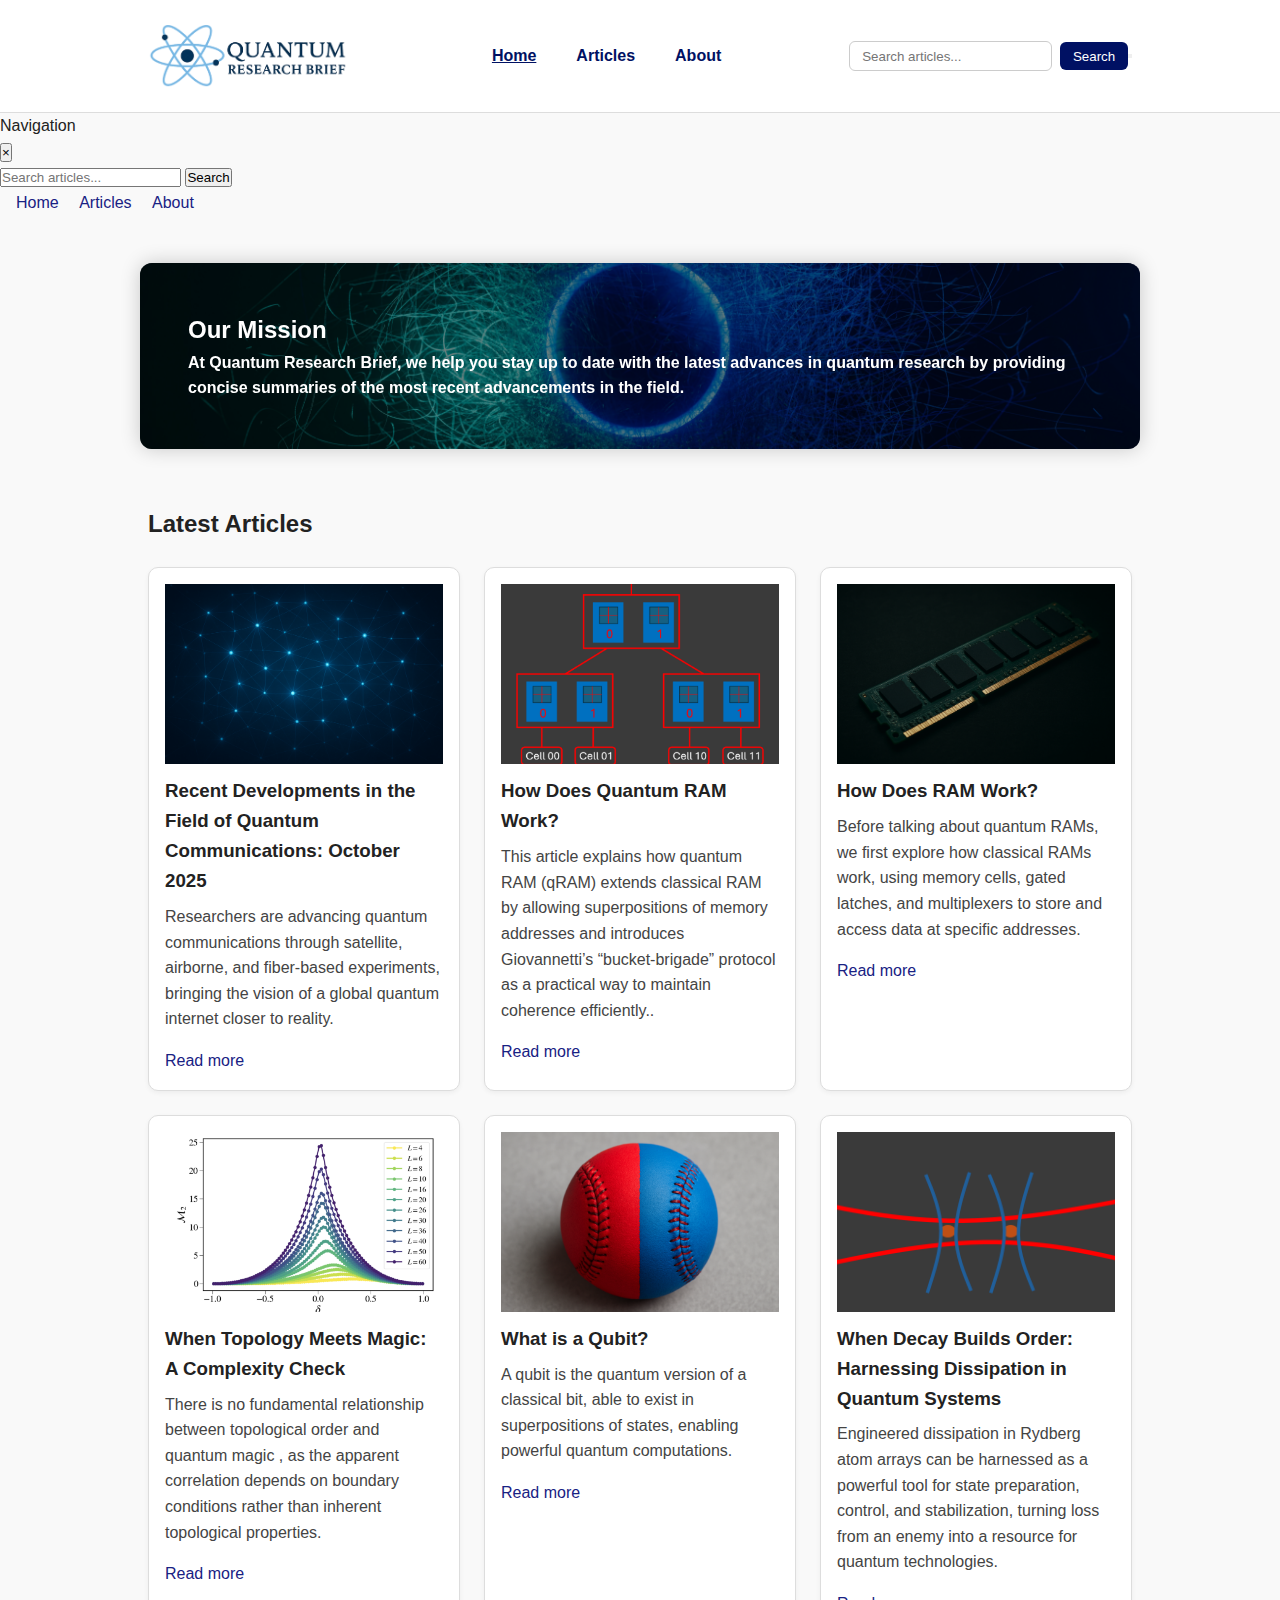
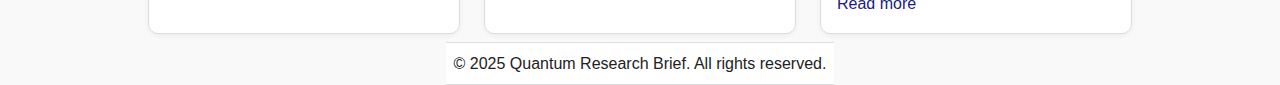
<file: index.html>
<!DOCTYPE html>
<html lang="en">
<head>
  <meta charset="UTF-8" />
  <meta name="viewport" content="width=device-width, initial-scale=1.0" />
  <title>Quantum Research Brief</title>
  <link rel="stylesheet" href="css/styles.css" />
  <link rel="icon" type="image/png" href="/data/img/favicon.png">
  <script async src="https://www.googletagmanager.com/gtag/js?id=G-ZZRLG6DH5Z"></script>
  <script>
    window.dataLayer = window.dataLayer || [];
    function gtag(){dataLayer.push(arguments);}
    gtag('js', new Date());
    gtag('config', 'G-ZZRLG6DH5Z');
  </script>
</head>
<body>
<!-- ====== Header ====== -->
<header>
  <div class="header-container container">
    <!-- Logo on far left -->
    <a href="index.html" class="site-logo">
      <img src="data/img/Logo-QRB.png" alt="Quantum Research Brief Logo">
    </a>

    <!-- Desktop Navigation center-left (visible on desktop) -->
    <nav class="nav-menu">
      <a href="index.html" class="active">Home</a>
      <a href="articles.html">Articles</a>
      <a href="about.html">About</a>
      <!--  <a href="contact.html">Contact</a> -->
    </nav>

    <!-- Desktop Search bar far right (visible on desktop) -->
    <form class="search-bar" action="articles.html" method="get">
      <input type="text" name="search" placeholder="Search articles..." />
      <button type="submit">Search</button>
    </form>

    <!-- Hamburger Button (ONLY visible on mobile) -->
    <button class="hamburger" id="hamburger-btn" aria-label="Toggle navigation menu">
      <span></span>
      <span></span>
      <span></span>
    </button>
  </div>
</header>

<!-- Mobile Navigation Overlay (only for mobile) -->
<div class="nav-overlay" id="nav-overlay"></div>

<!-- Mobile Navigation Menu (only for mobile) -->
<nav class="nav-mobile" id="nav-mobile">
  <div class="nav-mobile-header">
    <div class="nav-mobile-title">Navigation</div>
    <button class="nav-mobile-close" id="nav-close" aria-label="Close navigation menu">×</button>
  </div>

  <!-- Mobile Search -->
  <div class="nav-mobile-search">
    <form action="articles.html" method="get">
      <input type="text" name="search" placeholder="Search articles...">
      <button type="submit">Search</button>
    </form>
  </div>

  <!-- Mobile Menu Links (same as desktop) -->
  <div class="nav-mobile-menu">
    <a href="index.html" class="active">Home</a>
    <a href="articles.html">Articles</a>
    <a href="about.html">About</a>
    <!-- <a href="contact.html">Contact</a> -->
  </div>
</nav>

  <!-- ====== Main Content ====== -->
  <main>
    <section id="mission" class="container">
      <h2>Our Mission</h2>
      <p>
         <strong>At Quantum Research Brief, we help you stay up to date with the latest advances in quantum research by providing concise summaries of the most recent advancements in the field.</strong>
      </p>
    </section>

    <!--  Latest Articles -->
    <section class="featured-articles container">
      <h2>Latest Articles</h2>
      <div class="article-cards" id="latest-articles">
        <p>Loading latest articles...</p>
      </div>
    </section>
  </main>

  <!-- ====== Footer ====== -->
  <footer class="container">
    <p>&copy; 2025 Quantum Research Brief. All rights reserved.</p>
  </footer>

  <!-- ====== External Script ====== -->
  <script src="js/index-loader.js"></script>
</body>
</html>
</file>
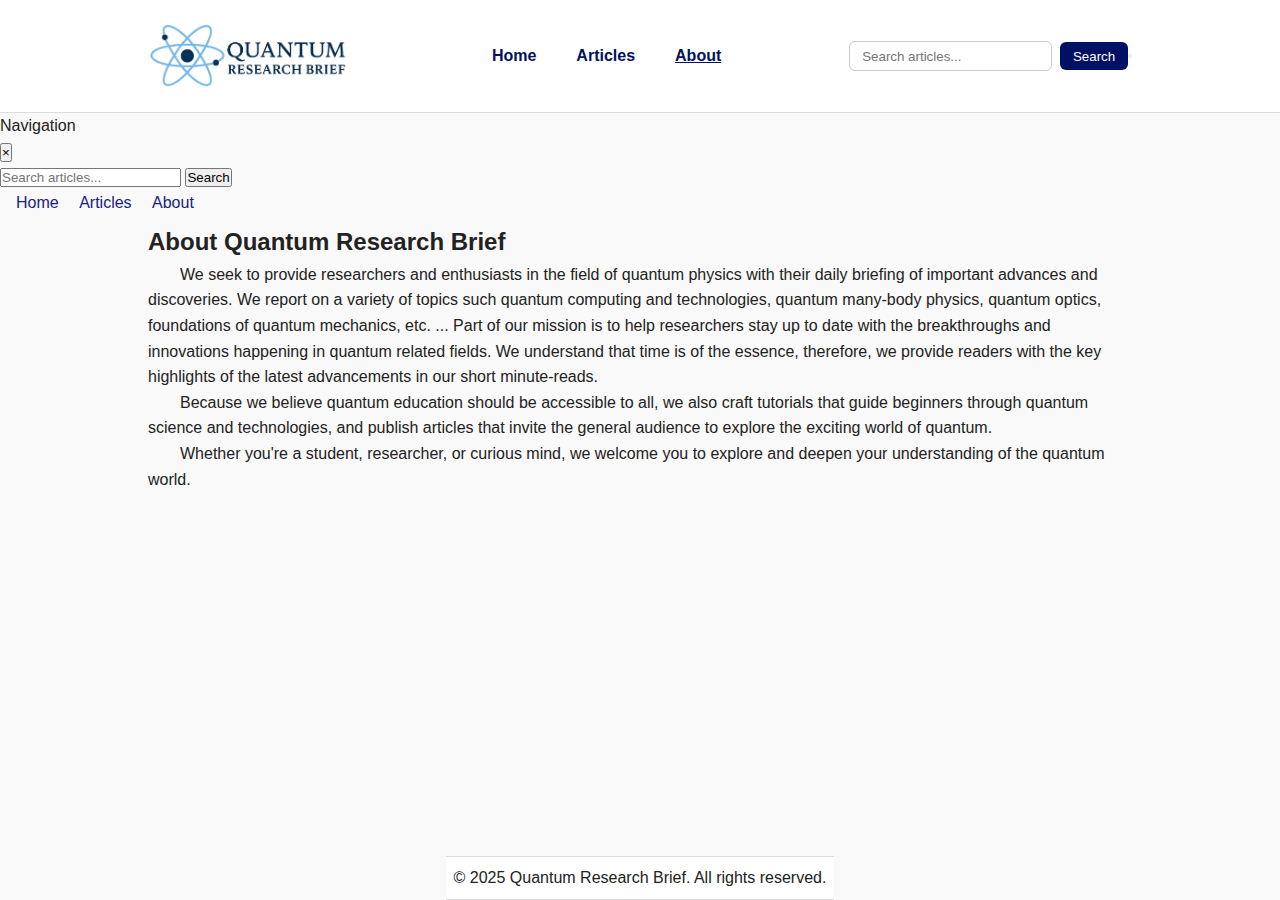
<file: about.html>
<!DOCTYPE html>
<html lang="en">
<head>
  <meta charset="UTF-8" />
  <meta name="viewport" content="width=device-width, initial-scale=1.0" />
  <title>About | Quantum Research Brief</title>
  <link rel="stylesheet" href="css/styles.css" />
  <link rel="icon" type="image/png" href="/data/img/favicon.png">
  <script async src="https://www.googletagmanager.com/gtag/js?id=G-ZZRLG6DH5Z"></script>
  <script>
    window.dataLayer = window.dataLayer || [];
    function gtag(){dataLayer.push(arguments);}
    gtag('js', new Date());
    gtag('config', 'G-ZZRLG6DH5Z');
  </script>
</head>

<body>
<!-- ====== Header ====== -->
<header>
  <div class="header-container container">
    <!-- Logo on far left -->
    <a href="index.html" class="site-logo">
      <img src="data/img/Logo-QRB.png" alt="Quantum Research Brief Logo">
    </a>

    <!-- Desktop Navigation center-left (visible on desktop) -->
    <nav class="nav-menu">
      <a href="index.html">Home</a>
      <a href="articles.html">Articles</a>
      <a href="about.html" class="active">About</a>
      <!--  <a href="contact.html">Contact</a> -->
    </nav>

    <!-- Desktop Search bar far right (visible on desktop) -->
    <form class="search-bar" action="articles.html" method="get">
      <input type="text" name="search" placeholder="Search articles..." />
      <button type="submit">Search</button>
    </form>

    <!-- Hamburger Button (ONLY visible on mobile) -->
    <button class="hamburger" id="hamburger-btn" aria-label="Toggle navigation menu">
      <span></span>
      <span></span>
      <span></span>
    </button>
  </div>
</header>

<!-- Mobile Navigation Overlay (only for mobile) -->
<div class="nav-overlay" id="nav-overlay"></div>

<!-- Mobile Navigation Menu (only for mobile) -->
<nav class="nav-mobile" id="nav-mobile">
  <div class="nav-mobile-header">
    <div class="nav-mobile-title">Navigation</div>
    <button class="nav-mobile-close" id="nav-close" aria-label="Close navigation menu">×</button>
  </div>

  <!-- Mobile Search -->
  <div class="nav-mobile-search">
    <form action="articles.html" method="get">
      <input type="text" name="search" placeholder="Search articles...">
      <button type="submit">Search</button>
    </form>
  </div>

  <!-- Mobile Menu Links -->
  <div class="nav-mobile-menu">
    <a href="index.html">Home</a>
    <a href="articles.html">Articles</a>
    <a href="about.html" class="active">About</a>
    <!-- <a href="contact.html">Contact</a> -->
  </div>
</nav>

  <main class="container">
    <section class="about">
      <h2>About Quantum Research Brief</h2>
      <p style="text-indent: 2em;" >We seek to provide researchers and enthusiasts in the field of quantum
physics with their daily briefing of important advances and discoveries. We
report on a variety of topics such quantum computing and technologies, quantum many-body physics, quantum optics, foundations of quantum mechanics,
etc. ... Part of our mission is to help researchers stay up to date with the breakthroughs and innovations happening in quantum related fields. We understand
that time is of the essence, therefore, we provide readers with the key highlights of the latest advancements in our short minute-reads.

      </p>
      <p style="text-indent: 2em;">
        Because we believe quantum education should be accessible to all, we also
craft tutorials that guide beginners through quantum science and technologies,
and publish articles that invite the general audience to explore the exciting
world of quantum.
      </p>
      <p style="text-indent: 2em;">
        Whether you're a student, researcher, or curious mind, we welcome you to explore and deepen your understanding of the quantum world.
      </p>
    </section>
  </main>

  <footer class="container">
    <p>&copy; 2025 Quantum Research Brief. All rights reserved.</p>
  </footer>

  <script>
    // ====== MOBILE HAMBURGER MENU FUNCTIONALITY ======
    document.addEventListener("DOMContentLoaded", () => {
      // Only runs when hamburger elements exist (mobile view)
      const hamburger = document.getElementById('hamburger-btn');
      const navMobile = document.getElementById('nav-mobile');
      const navOverlay = document.getElementById('nav-overlay');
      const navClose = document.getElementById('nav-close');

      // Only initialize hamburger menu if elements exist
      if (hamburger && navMobile && navOverlay && navClose) {
        
        // Function to open mobile menu
        function openMobileMenu() {
          hamburger.classList.add('active');
          navMobile.classList.add('active');
          navOverlay.classList.add('active');
          document.body.style.overflow = 'hidden'; // Prevent background scrolling
        }

        // Function to close mobile menu
        function closeMobileMenu() {
          hamburger.classList.remove('active');
          navMobile.classList.remove('active');
          navOverlay.classList.remove('active');
          document.body.style.overflow = ''; // Restore scrolling
        }

        // Hamburger button click handler
        hamburger.addEventListener('click', function() {
          if (navMobile.classList.contains('active')) {
            closeMobileMenu();
          } else {
            openMobileMenu();
          }
        });

        // Close when clicking overlay
        navOverlay.addEventListener('click', closeMobileMenu);

        // Close when clicking close button
        navClose.addEventListener('click', closeMobileMenu);

        // Close when clicking any mobile menu link
        const mobileLinks = document.querySelectorAll('.nav-mobile-menu a');
        mobileLinks.forEach(link => {
          link.addEventListener('click', closeMobileMenu);
        });

        // Close menu when resizing from mobile to desktop
        window.addEventListener('resize', function() {
          if (window.innerWidth > 768) {
            closeMobileMenu();
          }
        });

        // Close menu when pressing Escape key
        document.addEventListener('keydown', function(e) {
          if (e.key === 'Escape' && navMobile.classList.contains('active')) {
            closeMobileMenu();
          }
        });
      }
    });
  </script>
</body>
</html>
</file>
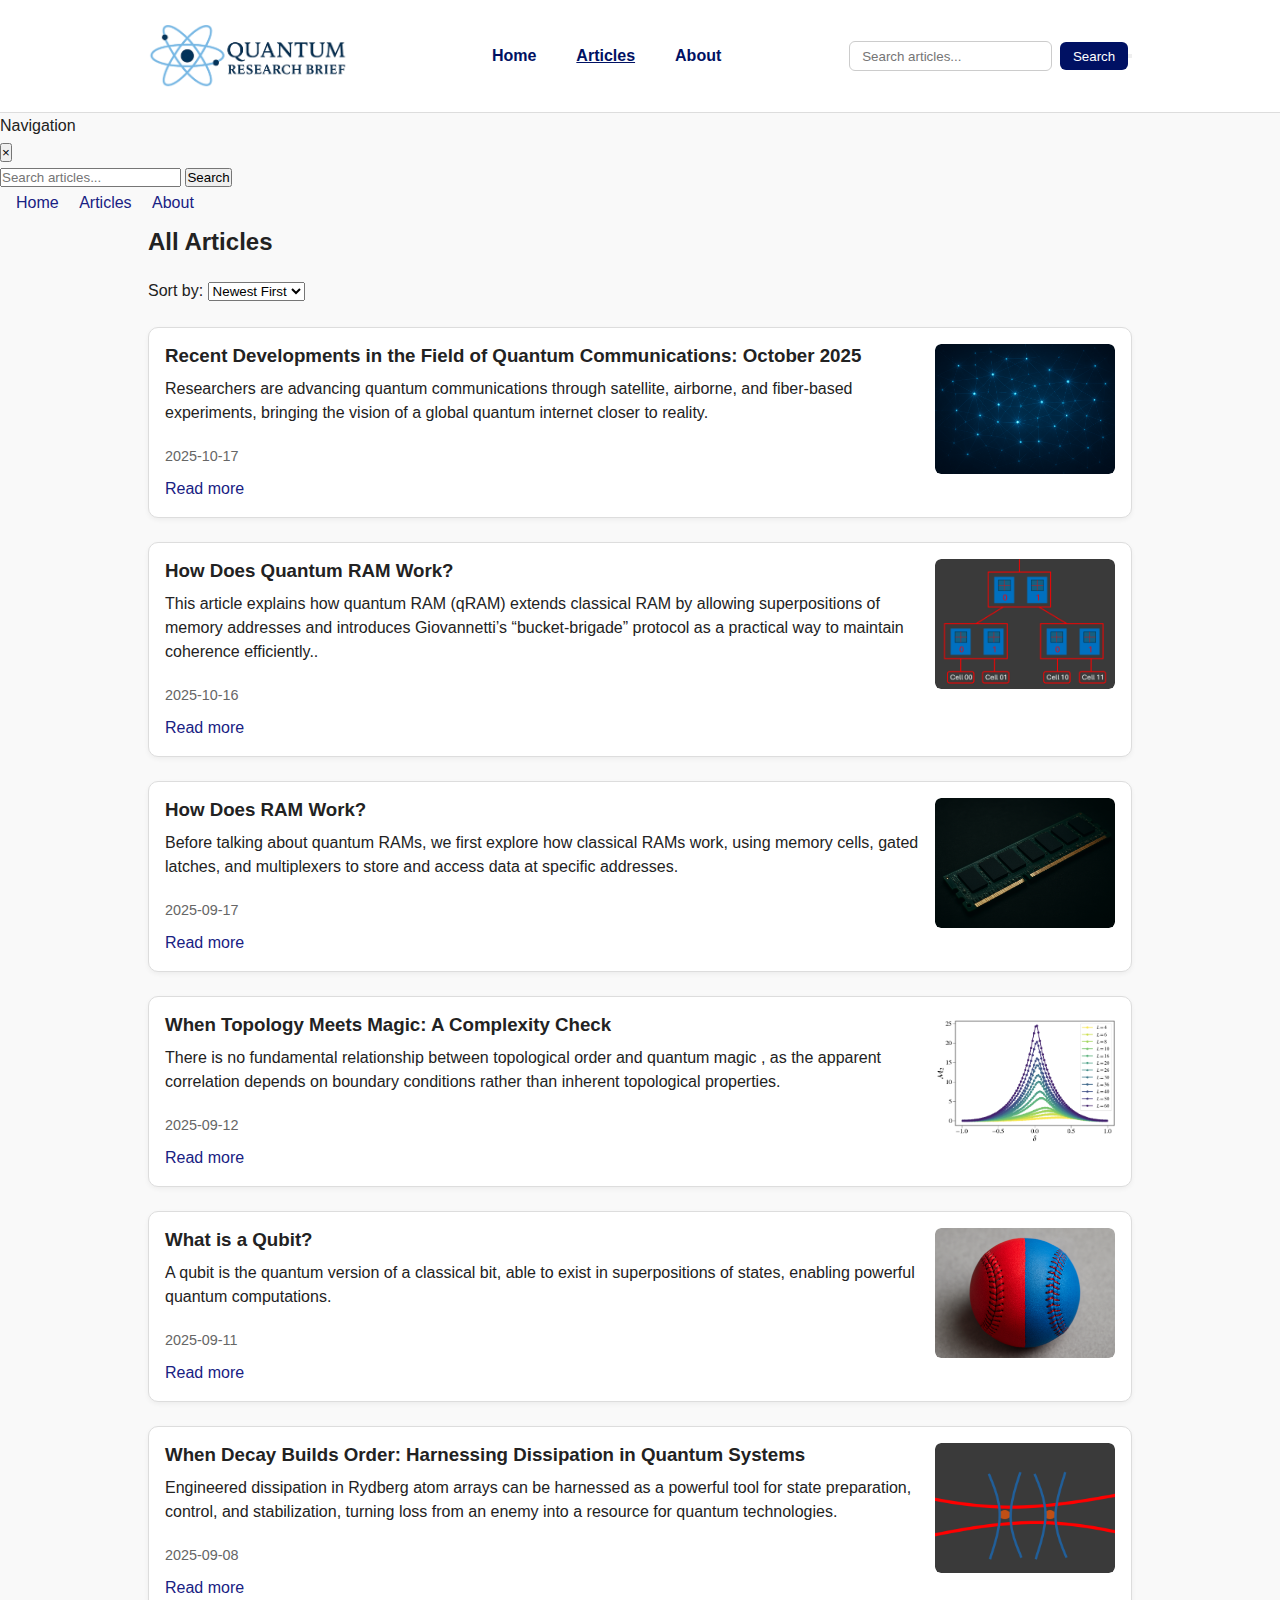
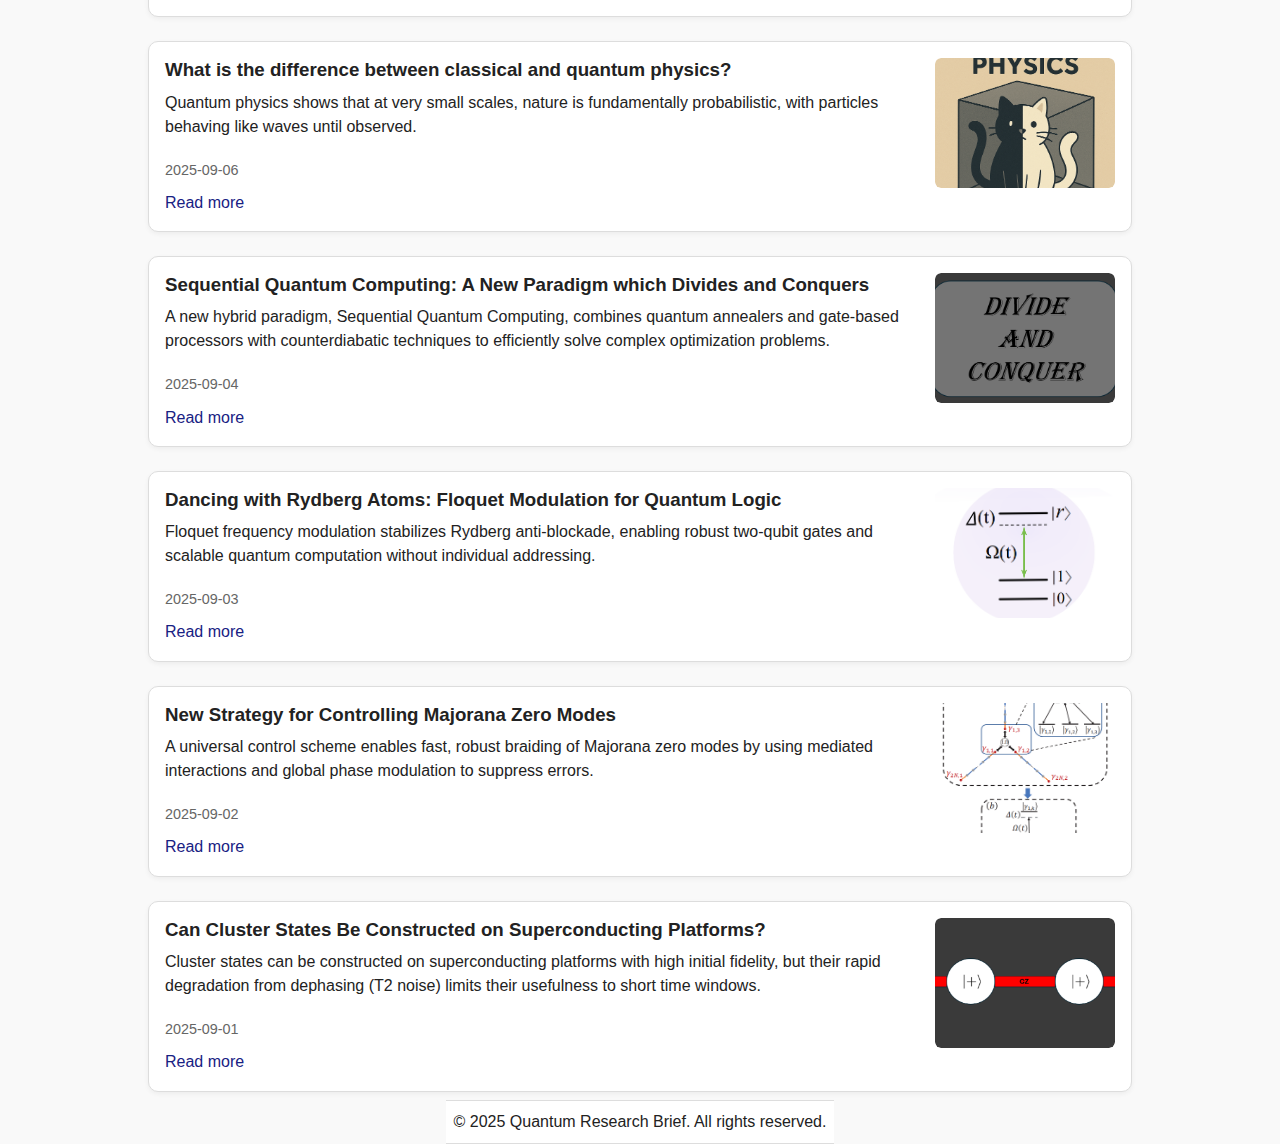
<file: articles.html>
<!DOCTYPE html>
<html lang="en">
<head>
  <meta charset="UTF-8" />
  <meta name="viewport" content="width=device-width, initial-scale=1.0" />
  <title>All Articles | Quantum Research Brief</title>
  <link rel="stylesheet" href="css/styles.css" />
  <script async src="https://www.googletagmanager.com/gtag/js?id=G-ZZRLG6DH5Z"></script>
  <script>
    window.dataLayer = window.dataLayer || [];
    function gtag(){dataLayer.push(arguments);}
    gtag('js', new Date());
    gtag('config', 'G-ZZRLG6DH5Z');
  </script>
</head>
<body class="articles-page">
 <!-- ====== Header ====== -->
<header>
  <div class="header-container container">
    <!-- Logo on far left -->
    <a href="index.html" class="site-logo">
      <img src="data/img/Logo-QRB.png" alt="Quantum Research Brief Logo">
    </a>

    <!-- Desktop Navigation center-left (visible on desktop) -->
    <nav class="nav-menu">
      <a href="index.html">Home</a>
      <a href="articles.html" class="active">Articles</a>
      <a href="about.html">About</a>
      <!--  <a href="contact.html">Contact</a> -->
    </nav>

    <!-- Desktop Search bar far right (visible on desktop) -->
    <form class="search-bar" action="articles.html" method="get">
      <input type="text" name="search" placeholder="Search articles..." />
      <button type="submit">Search</button>
    </form>

    <!-- Hamburger Button (ONLY visible on mobile) -->
    <button class="hamburger" id="hamburger-btn" aria-label="Toggle navigation menu">
      <span></span>
      <span></span>
      <span></span>
    </button>
  </div>
</header>

<!-- Mobile Navigation Overlay (only for mobile) -->
<div class="nav-overlay" id="nav-overlay"></div>

<!-- Mobile Navigation Menu (only for mobile) -->
<nav class="nav-mobile" id="nav-mobile">
  <div class="nav-mobile-header">
    <div class="nav-mobile-title">Navigation</div>
    <button class="nav-mobile-close" id="nav-close" aria-label="Close navigation menu">×</button>
  </div>

  <!-- Mobile Search -->
  <div class="nav-mobile-search">
    <form action="articles.html" method="get">
      <input type="text" name="search" placeholder="Search articles...">
      <button type="submit">Search</button>
    </form>
  </div>

  <!-- Mobile Menu Links -->
  <div class="nav-mobile-menu">
    <a href="index.html">Home</a>
    <a href="articles.html" class="active">Articles</a>
    <a href="about.html">About</a>
    <!-- <a href="contact.html">Contact</a> -->
  </div>
</nav>

  <main class="container">
    <section class="search-summary">
      <h2 id="search-title">All Articles</h2>
    </section>

    <!-- Filter + Sort Controls -->
    <section class="controls">
      <div class="sort">
        <label for="sort-select">Sort by:</label>
        <select id="sort-select">
          <option value="newest">Newest First</option>
          <option value="oldest">Oldest First</option>
        </select>
      </div>
    </section>

    <!-- Article Results -->
    <section id="articles-list" class="article-cards">
      <!-- Articles will be inserted here via JS -->
    </section>
   
  </main>

  <footer class="container">
    <p>&copy; 2025 Quantum Research Brief. All rights reserved.</p>
  </footer>

  <script src="js/articles-page.js"></script>
</body>
</html>
</file>
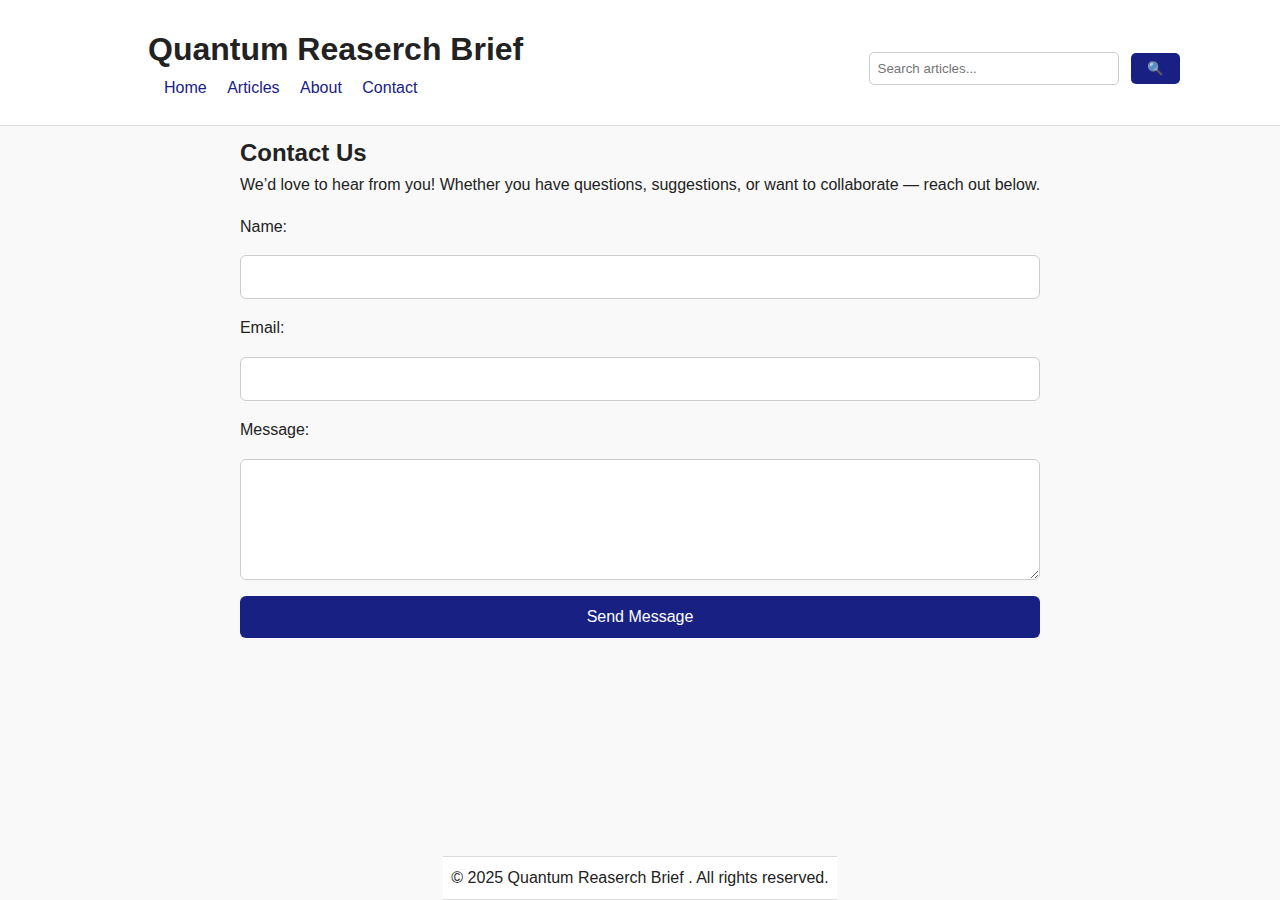
<file: contact.html>
<!DOCTYPE html>
<html lang="en">
<head>
  <meta charset="UTF-8" />
  <meta name="viewport" content="width=device-width, initial-scale=1.0" />
  <title>Contact | Quantum Reaserch Brief </title>
  <link rel="stylesheet" href="css/styles.css" />
</head>
<body>
  <header>
    <div class="container">
      <h1><a href="index.html">Quantum Reaserch Brief </a></h1>
      <nav>
        <a href="index.html">Home</a>
        <a href="articles.html">Articles</a>
        <a href="about.html">About</a>
        <a href="contact.html" class="active">Contact</a>
      </nav>
    </div>
        <!--  Intro + Search -->
    <section class="intro container">
      <!-- <h2>Explore Quantum Realms, Algorithms, and the Science That Shapes Tomorrow</h2> -->
      <!--<p>Dive into curated articles spanning beginner to advanced topics in quantum mechanics, computing, AI, and more.</p> -->
      <form id="search-form">
        <input type="text" id="search-input" placeholder="Search articles..." />
        <button type="submit">🔍</button>
      </form>
    </section>
  </header>

  <main class="container">
    <section class="contact">
      <h2>Contact Us</h2>
      <p>We’d love to hear from you! Whether you have questions, suggestions, or want to collaborate — reach out below.</p>

      <form class="contact-form">
        <label for="name">Name:</label>
        <input type="text" id="name" name="name" required />

        <label for="email">Email:</label>
        <input type="email" id="email" name="email" required />

        <label for="message">Message:</label>
        <textarea id="message" name="message" rows="5" required></textarea>

        <button type="submit">Send Message</button>
      </form>
    </section>
  </main>

  <footer class="container">
    <p>&copy; 2025 Quantum Reaserch Brief . All rights reserved.</p>
  </footer>
</body>
</html>
</file>
<file: css/styles.css>
/* ====================================================
   Root Variables & Reset
==================================================== */
@import url('https://fonts.googleapis.com/css2?family=League+Spartan&display=swap');

:root {
  --primary: #182183;
  --primary-hover: #005fa3;
  --text-dark: #222;
  --text-light: #444;
  --bg-light: #f9f9f9;
  --white: #fff;
  --border-color: #ddd;
  --shadow: 0 2px 5px rgba(0, 0, 0, 0.05);
  --font-main: 'Segoe UI', sans-serif;
  /* --font-main: "League spartan", sans-serif ; */
}

/* ====================================================
   Header Title & Logo
==================================================== */
#site-title {
  font-family: 'League Spartan', sans-serif;
  font-size: 3rem;
  font-weight: 1000;
  margin-left: 0;
  padding-left: 1rem;
}

#site-title a {
  text-decoration: none;
  color: #1a1a1a;
  font-weight: 900;
}

/* ====================================================
   Universal Reset
==================================================== */
* {
  box-sizing: border-box;
  margin: 0;
  padding: 0;
}

/* ====================================================
   Global Styles & Header Container
==================================================== */
header {
  margin: 0;
  position: relative;
}

.header-container {
  display: flex;
  align-items: center;
  justify-content: space-between;
  height: 80px;
  max-width: 1200px;
  margin: 0 auto;
  padding: 0 2rem;
  box-sizing: border-box;
}

/* FIXED: Consolidated and cleaned up logo styles */
.site-logo {
  display: flex;
  align-items: center;
  margin-right: auto;
  flex-shrink: 0; /* Prevent logo from shrinking */
  height: 80px; /* Match header container height */
}

.site-logo img {
  height: 100%; /* Fill the container height */
  width: auto; /* Maintain aspect ratio */
  object-fit: contain;
  max-width: 200px; /* Prevent logo from being too wide */
}

/* ====================================================
   Navigation Menu
==================================================== */
.nav-menu {
  display: flex;
  gap: 1.5rem;
  align-items: center;
  margin-left: 0;
}

.nav-menu a {
  text-decoration: none;
  font-weight: 600;
  color: #001163;
  font-size: 1rem;
  white-space: nowrap;
}

.nav-menu a.active {
  text-decoration: underline;
}

/* ====================================================
   Search Bar
==================================================== */
.search-bar {
  display: flex;
  gap: 0.5rem;
  align-items: center;
  margin-left: auto;
}

.search-bar input {
  padding: 0.4rem 0.75rem;
  border-radius: 6px;
  border: 1px solid #ccc;
  min-width: 200px;
}

.search-bar button {
  background-color: #001163;
  color: white;
  border: none;
  border-radius: 6px;
  padding: 0.4rem 0.8rem;
  cursor: pointer;
}

/* ====================================================
   Base Styles
==================================================== */
html, body {
  height: 100%;
}

body {
  display: flex;
  flex-direction: column;
  font-family: var(--font-main);
  font-size: 16px;
  line-height: 1.6;
  background: var(--bg-light);
  color: var(--text-dark);
}

main {
  flex: 1;
}

a {
  color: var(--primary);
  text-decoration: none;
}

a:hover {
  text-decoration: underline;
}

/* ====================================================
   Layout: Container, Header, Footer
==================================================== */
.container {
  position: relative;
  max-width: 1000px;
  margin: 0 auto;
  padding: 0.5rem;
}

header, footer {
  background: var(--white);
  border-bottom: 1px solid var(--border-color);
  text-align: left;
  padding: 1rem;
}

footer {
  border-top: 1px solid var(--border-color);
}

header h1 a {
  text-decoration: none;
  color: var(--text-dark);
}

nav a {
  margin-left: 1rem;
  font-weight: 500;
}

/* ====================================================
   Background Image Section (Mission)
==================================================== */
#mission {
  margin: 3rem auto;
  padding: 3rem;
  color: white;
  background-image: url('../data/img/mission-bg.jpg');
  background-size: cover;
  background-position: center;
  background-repeat: no-repeat;
  border-radius: 12px;
  box-shadow: 0 0 20px rgba(0,0,0,0.2);
  backdrop-filter: brightness(0.7);
}

#mission::before {
  content: "";
  position: absolute;
  top: 0; left: 0;
  width: 100%; height: 100%;
  background-color: rgba(0, 0, 0, 0.5);
  z-index: -1;
  border-radius: 12px;
}

/* ====================================================
   Homepage: Intro + Search Bar
==================================================== */
.intro {
  position: absolute;
  top: 20px;
  right: 100px;
  display: inline-block;
  padding: 2rem 0;
}

.intro input[type="text"] {
  padding: 0.5rem;
  width: 250px;
  max-width: 100%;
  border: 1px solid #ccc;
  border-radius: 5px;
  margin-right: 0.5rem;
}

.intro button {
  padding: 0.5rem 1rem;
  background: var(--primary);
  color: var(--white);
  border: none;
  border-radius: 5px;
  cursor: pointer;
}

/* ====================================================
   Articles Page: Cards Grid
==================================================== */
.article-cards {
  display: grid;
  grid-template-columns: repeat(auto-fit, minmax(280px, 1fr));
  gap: 1.5rem;
  margin-top: 1.5rem;
}

.card {
  background: var(--white);
  padding: 1rem;
  border: 1px solid var(--border-color);
  border-radius: 10px;
  box-shadow: var(--shadow);
}

.card h3 {
  margin-bottom: 0.5rem;
}

.card p {
  color: var(--text-light);
  margin-bottom: 1rem;
}

/* ====================================================
   Metadata + Badges
==================================================== */
.meta {
  font-size: 0.9rem;
  color: #666;
  margin: 0.5rem 0;
}

/* ====================================================
   Filters + Sort Controls
==================================================== */
.controls {
  display: flex;
  justify-content: space-between;
  align-items: center;
  margin-top: 1rem;
  flex-wrap: wrap;
  gap: 1rem;
}

.filters button {
  padding: 0.4rem 0.8rem;
  border: 1px solid var(--primary);
  background: var(--white);
  border-radius: 5px;
  cursor: pointer;
}

.filters button.active,
.filters button:hover {
  background: var(--primary);
  color: var(--white);
}

/* ====================================================
   Contact Form
==================================================== */
.contact-form {
  display: flex;
  flex-direction: column;
  gap: 1em;
  margin-top: 1em;
}

.contact-form input,
.contact-form textarea {
  padding: 0.75em;
  border: 1px solid #ccc;
  border-radius: 6px;
  font-size: 1em;
  width: 100%;
}

.contact-form button {
  padding: 0.75em 1.5em;
  font-size: 1em;
  background-color: var(--primary);
  color: var(--white);
  border: none;
  border-radius: 6px;
  cursor: pointer;
}

.contact-form button:hover {
  background-color: var(--primary-hover);
}

/* ====================================================
   Responsive Design
==================================================== */
@media (max-width: 600px) {
  nav a {
    display: block;
    margin: 0.5rem 0;
  }

  .controls {
    flex-direction: column;
    align-items: flex-start;
  }
}

/* ====================================================
   Image Styles (Homepage + Articles)
==================================================== */
.card img.card-image {
  width: 100%;
  height: 180px;
  object-fit: cover;
  display: block;
  margin-bottom: 0.75rem;
}

/* ====================================================
   FIXED: Articles Page Layout - Proper Flexbox Implementation
==================================================== */
.articles-page .article-cards {
  display: flex;
  flex-direction: column;
  gap: 1.5rem;
}

.articles-page .article-card {
  background: #fff;
  border: 1px solid #ddd;
  border-radius: 10px;
  box-shadow: 0 2px 5px rgba(0,0,0,0.05);
  overflow: hidden;
  /* REMOVED: Fixed height that was causing issues */
  min-height: 170px; /* Use min-height instead to allow expansion */
}

.articles-page .article-card-inner {
  display: flex;
  flex-direction: row;
  gap: 1rem;
  padding: 1rem;
  align-items: flex-start; /* Changed from stretch to flex-start */
  min-height: 150px; /* Ensure minimum height for consistency */
}

.articles-page .article-card-content {
  flex: 1;
  display: flex;
  flex-direction: column;
  justify-content: space-between; /* This will push "Read more" to bottom */
  min-height: 100%; /* Ensure content takes full height */
}

.articles-page .article-card-content h3 {
  margin-bottom: 0.5rem;
  line-height: 1.3;
}

.articles-page .article-card-content p {
  flex-grow: 1; /* Allow summary to take available space */
  margin-bottom: 0.75rem;
  line-height: 1.5;
}

.articles-page .article-card-content .read-more {
  margin-top: auto; /* Push to bottom */
  align-self: flex-start;
  font-weight: 500;
  color: var(--primary);
}

.articles-page .article-card-image-wrapper {
  width: 180px;
  height: 130px; /* Fixed height for image consistency */
  flex-shrink: 0;
  overflow: hidden;
  border-radius: 6px;
}

.articles-page .article-card-image {
  width: 100%;
  height: 100%;
  object-fit: cover;
  border-radius: 6px;
}

/* ====================================================
   Single Article Image Styles
==================================================== */
#article-image {
  float: right;
  margin: 0 0 16px 32px;
  max-width: 40%;
  height: auto;
  border-radius: 12px;
  box-shadow: 0 4px 16px rgba(0, 0, 0, 0.1);
  transition: transform 0.3s ease;
}

#article-image:hover {
  transform: scale(1.02);
}

#article-content::after {
  content: "";
  display: block;
  clear: both;
}

/* Responsive image stack for smaller screens */
@media (max-width: 768px) {
  #article-image {
    float: none;
    display: block;
    margin: 20px auto;
    max-width: 100%;
  }
}

/* ====================================================
   Utility Classes
==================================================== */
.centered-image {
  display: block;
  margin-left: auto;
  margin-right: auto;
  text-align: center;
}

/* ====================================================
   Trivia Game Styles
==================================================== */
.option-btn {
  display: block;
  margin: 8px 0;
  padding: 10px 15px;
  font-size: 1rem;
  cursor: pointer;
}

#category-picker { display:flex; flex-wrap:wrap; gap:.5rem; margin-bottom: .75rem; }
.category-btn { padding:.5rem .75rem; border:1px solid #ccc; border-radius:.5rem; cursor:pointer; }
.category-btn.active { border-color: var(--primary); color: var(--primary); }

.options { display:grid; gap:.5rem; margin-top:.75rem; }
.option-btn { padding:.6rem .8rem; border:1px solid #ddd; border-radius:.5rem; cursor:pointer; }
.option-btn:disabled { opacity:.6; cursor:not-allowed; }
#next-btn { margin-top:.75rem; }

#progress-bar { background: var(--primary); transition: width 200ms ease; }
.feedback { min-height: 1.2em; margin-top:.5rem; }

/* Container for post-quiz buttons */
.post-quiz-actions {
  display: flex;
  gap: 0.75rem;
  margin-top: 1rem;
  flex-wrap: wrap;
}

/* General button style */
.post-quiz-actions button {
  background-color: var(--primary);
  color: #fff;
  padding: 0.6rem 1.2rem;
  border: none;
  border-radius: 0.5rem;
  font-size: 1rem;
  font-weight: 500;
  cursor: pointer;
  transition: background-color 0.2s ease, transform 0.15s ease;
}

/* Hover effect */
.post-quiz-actions button:hover {
  background-color: var(--primary-hover);
  transform: translateY(-2px);
}

/* Disabled look (if ever needed) */
.post-quiz-actions button:disabled {
  opacity: 0.6;
  cursor: not-allowed;
  transform: none;
}

/* Optional secondary style (for back button) */
.post-quiz-actions button.secondary {
  background-color: #f1f1f1;
  color: var(--text-dark);
}

.post-quiz-actions button.secondary:hover {
  background-color: #e0e0e0;
}

#category-picker {
  display: flex;
  flex-direction: column;
  gap: 0.5rem;
  max-width: 320px;
}
.category-btn {
  padding: 0.6rem 1rem;
  border: 1px solid #ccc;
  border-radius: 0.5rem;
  background-color: #f8f8f8;
  cursor: pointer;
  text-align: left;
  transition: background-color 0.2s ease;
}
.category-btn:hover { background-color: #eaeaea; }
.category-btn.active { border-color: var(--primary); color: var(--primary); }

/* ====================================================
   Mobile Responsive Design
==================================================== */

@media (max-width: 768px) {
  /* Adjust header container layout for mobile */
  .header-container {
    flex-direction: column;
    align-items: flex-start;
    height: auto;
    padding: 1rem;
    gap: 1rem;
  }

  /* FIXED: Mobile logo sizing */
  .site-logo {
    height: 60px; /* Slightly smaller on mobile */
    align-self: center; /* Center the logo on mobile */
    margin-bottom: 0.5rem;
  }

  .site-logo img {
    max-width: 180px; /* Smaller max-width on mobile */
  }

  /* Stack nav and search bar vertically */
  .nav-menu {
    flex-direction: column;
    align-items: flex-start;
    gap: 0.75rem;
  }

  .search-bar {
    flex-direction: column;
    align-items: stretch;
    width: 100%;
    gap: 0.5rem;
  }

  .search-bar input {
    min-width: 100%;
  }

  .intro {
    position: static;
    width: 100%;
    padding: 1rem 0;
    text-align: center;
  }

  #mission {
    padding: 2rem 1rem;
  }

  /* FIXED: Mobile articles layout */
  .articles-page .article-card {
    min-height: auto; /* Allow natural height on mobile */
  }

  .articles-page .article-card-inner {
    flex-direction: column;
    min-height: auto;
  }

  .articles-page .article-card-image-wrapper {
    width: 100%;
    height: 180px;
  }

  .articles-page .article-card-content {
    min-height: auto;
  }

  #site-title {
    font-size: 2rem;
    padding-left: 0;
  }

  .container {
    padding: 1rem;
  }
}

/* ====================================================
   ADDITIONAL FIXES: Small screen logo adjustments
==================================================== */

@media (max-width: 480px) {
  .site-logo {
    height: 50px; /* Even smaller on very small screens */
  }

  .site-logo img {
    max-width: 150px;
  }

  .header-container {
    padding: 0.75rem;
  }
}
</file>
